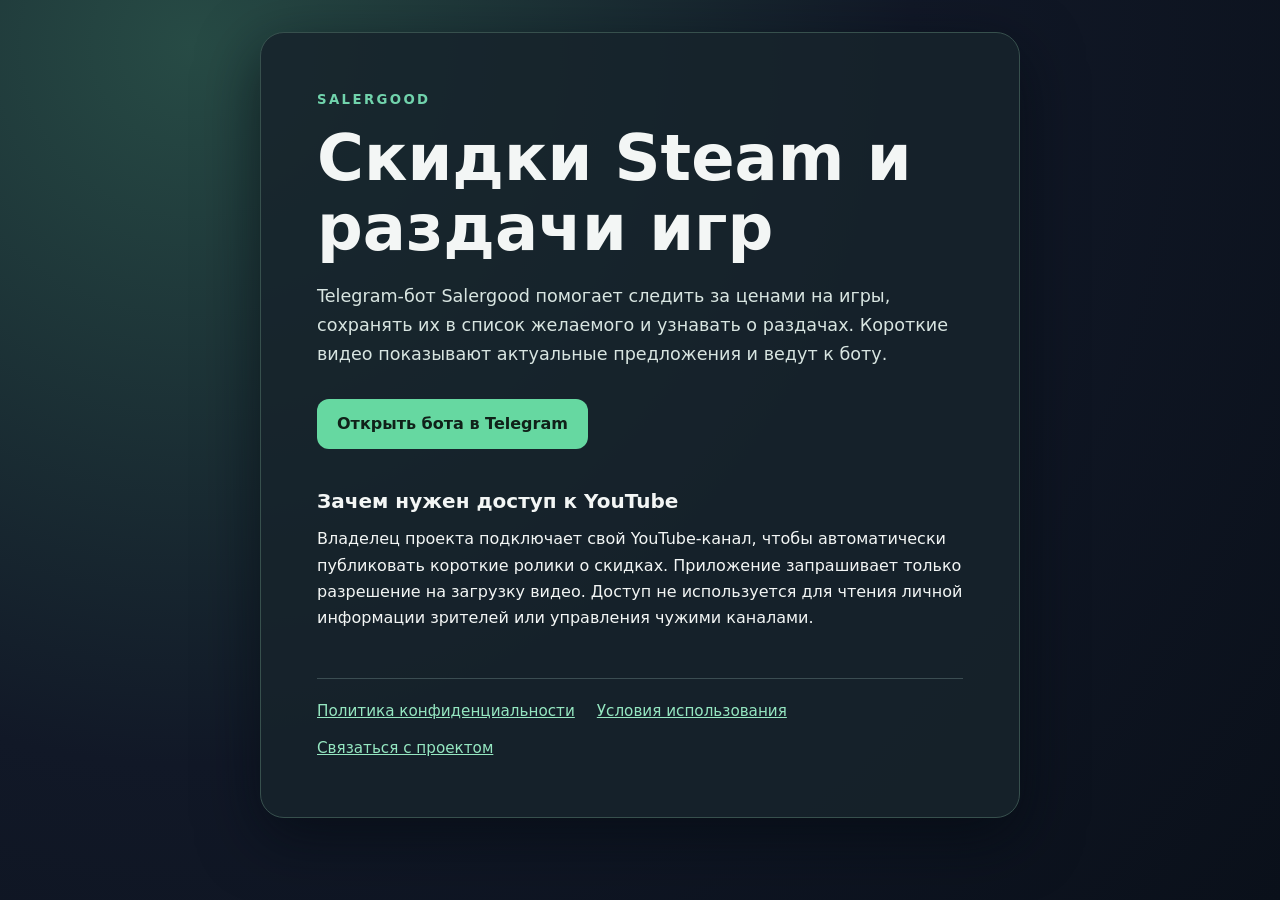
<file: index.html>
<!doctype html>
<html lang="ru">
<head>
  <meta charset="utf-8">
  <meta name="viewport" content="width=device-width, initial-scale=1">
  <meta name="description" content="Salergood — Telegram-бот для отслеживания скидок Steam и раздач игр.">
  <title>Salergood — скидки Steam и игры</title>
  <link rel="stylesheet" href="/style.css">
</head>
<body>
  <main class="card">
    <p class="eyebrow">SALERGOOD</p>
    <h1>Скидки Steam и раздачи игр</h1>
    <p class="lead">Telegram-бот Salergood помогает следить за ценами на игры, сохранять их в список желаемого и узнавать о раздачах. Короткие видео показывают актуальные предложения и ведут к боту.</p>
    <a class="button" href="https://t.me/salergood_bot">Открыть бота в Telegram</a>
    <section>
      <h2>Зачем нужен доступ к YouTube</h2>
      <p>Владелец проекта подключает свой YouTube-канал, чтобы автоматически публиковать короткие ролики о скидках. Приложение запрашивает только разрешение на загрузку видео. Доступ не используется для чтения личной информации зрителей или управления чужими каналами.</p>
    </section>
    <footer>
      <a href="/privacy.html">Политика конфиденциальности</a>
      <a href="/terms.html">Условия использования</a>
      <a href="https://github.com/twoodsone-ship-it/twoodsone-ship-it.github.io/issues">Связаться с проектом</a>
    </footer>
  </main>
</body>
</html>
</file>
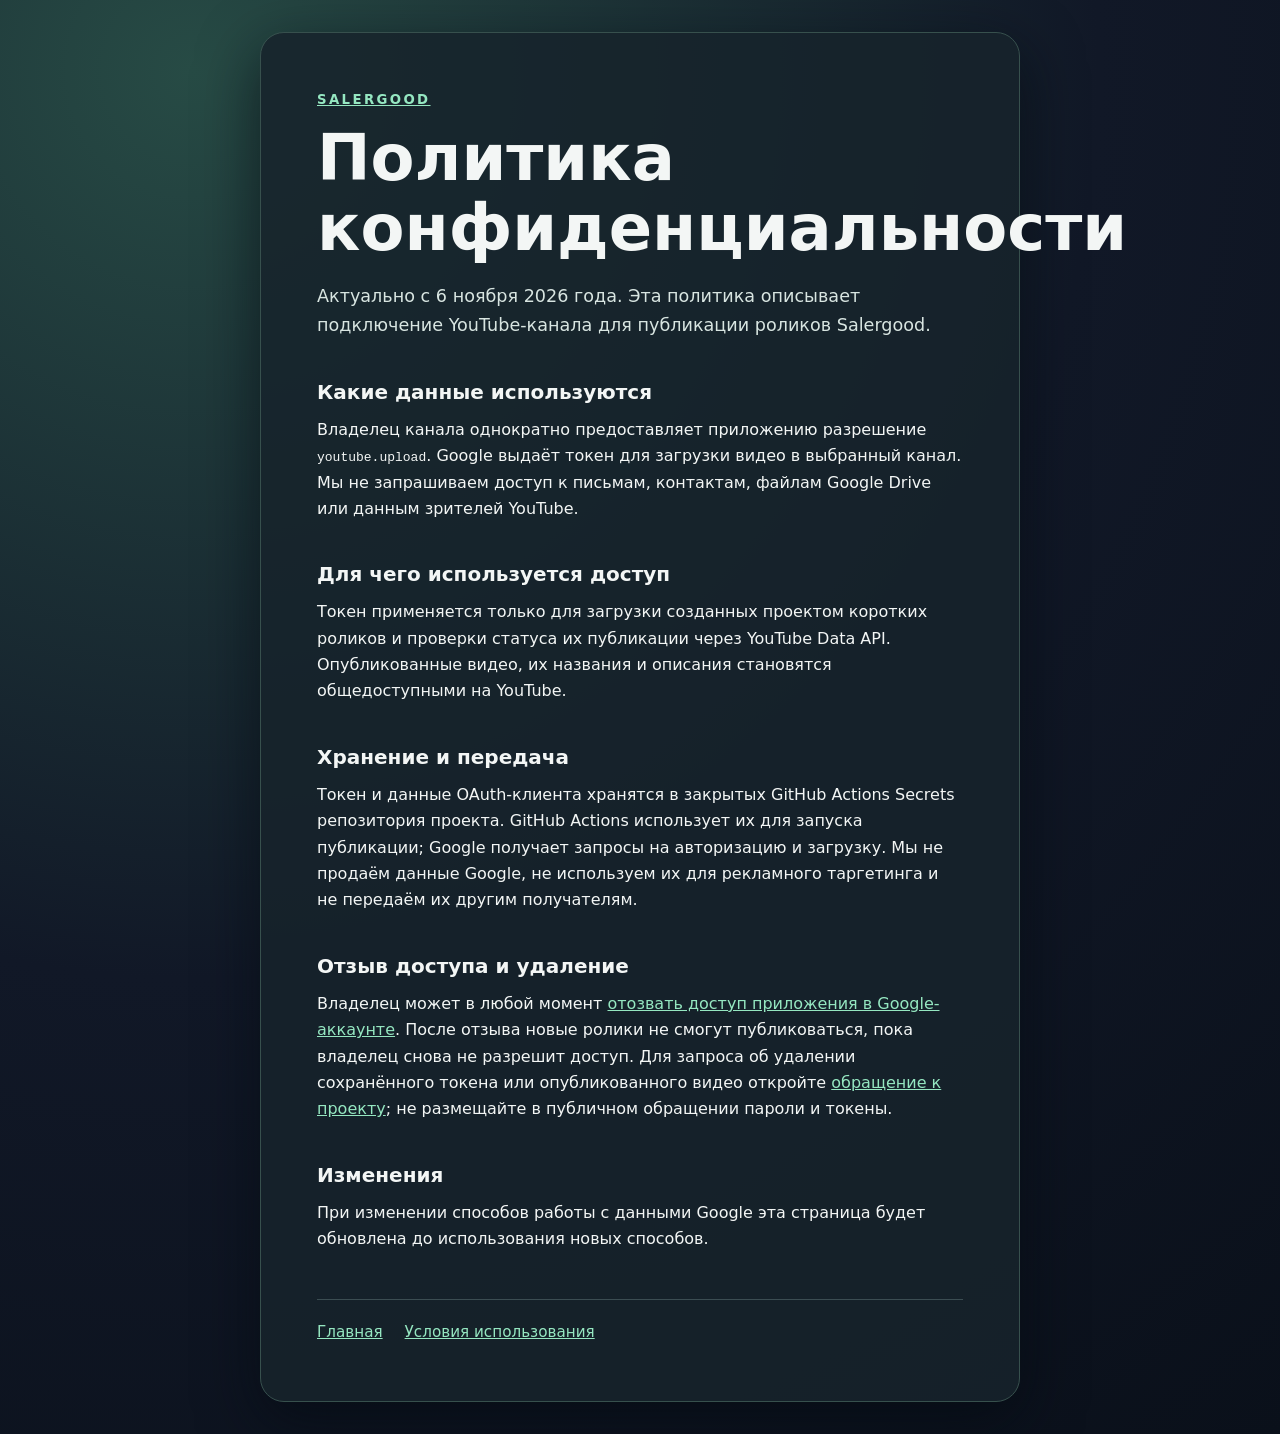
<file: privacy.html>
<!doctype html>
<html lang="ru">
<head>
  <meta charset="utf-8">
  <meta name="viewport" content="width=device-width, initial-scale=1">
  <title>Политика конфиденциальности — Salergood</title>
  <link rel="stylesheet" href="/style.css">
</head>
<body>
  <main class="card">
    <p class="eyebrow"><a href="/">SALERGOOD</a></p>
    <h1>Политика конфиденциальности</h1>
    <p class="lead">Актуально с 6 ноября 2026 года. Эта политика описывает подключение YouTube-канала для публикации роликов Salergood.</p>
    <section>
      <h2>Какие данные используются</h2>
      <p>Владелец канала однократно предоставляет приложению разрешение <code>youtube.upload</code>. Google выдаёт токен для загрузки видео в выбранный канал. Мы не запрашиваем доступ к письмам, контактам, файлам Google Drive или данным зрителей YouTube.</p>
    </section>
    <section>
      <h2>Для чего используется доступ</h2>
      <p>Токен применяется только для загрузки созданных проектом коротких роликов и проверки статуса их публикации через YouTube Data API. Опубликованные видео, их названия и описания становятся общедоступными на YouTube.</p>
    </section>
    <section>
      <h2>Хранение и передача</h2>
      <p>Токен и данные OAuth-клиента хранятся в закрытых GitHub Actions Secrets репозитория проекта. GitHub Actions использует их для запуска публикации; Google получает запросы на авторизацию и загрузку. Мы не продаём данные Google, не используем их для рекламного таргетинга и не передаём их другим получателям.</p>
    </section>
    <section>
      <h2>Отзыв доступа и удаление</h2>
      <p>Владелец может в любой момент <a href="https://myaccount.google.com/connections">отозвать доступ приложения в Google-аккаунте</a>. После отзыва новые ролики не смогут публиковаться, пока владелец снова не разрешит доступ. Для запроса об удалении сохранённого токена или опубликованного видео откройте <a href="https://github.com/twoodsone-ship-it/twoodsone-ship-it.github.io/issues/new">обращение к проекту</a>; не размещайте в публичном обращении пароли и токены.</p>
    </section>
    <section>
      <h2>Изменения</h2>
      <p>При изменении способов работы с данными Google эта страница будет обновлена до использования новых способов.</p>
    </section>
    <footer>
      <a href="/">Главная</a>
      <a href="/terms.html">Условия использования</a>
    </footer>
  </main>
</body>
</html>
</file>
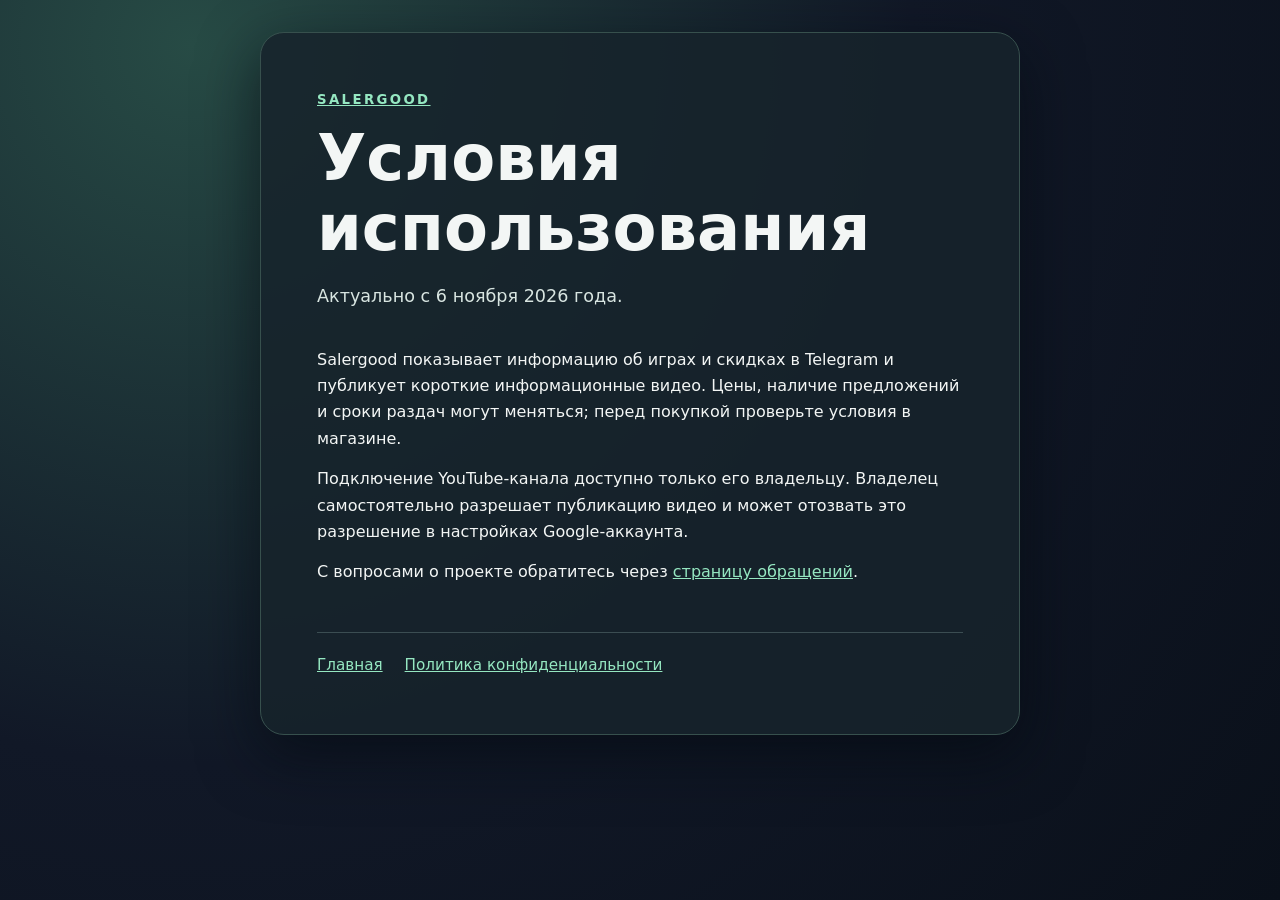
<file: terms.html>
<!doctype html>
<html lang="ru">
<head>
  <meta charset="utf-8">
  <meta name="viewport" content="width=device-width, initial-scale=1">
  <title>Условия использования — Salergood</title>
  <link rel="stylesheet" href="/style.css">
</head>
<body>
  <main class="card">
    <p class="eyebrow"><a href="/">SALERGOOD</a></p>
    <h1>Условия использования</h1>
    <p class="lead">Актуально с 6 ноября 2026 года.</p>
    <section>
      <p>Salergood показывает информацию об играх и скидках в Telegram и публикует короткие информационные видео. Цены, наличие предложений и сроки раздач могут меняться; перед покупкой проверьте условия в магазине.</p>
      <p>Подключение YouTube-канала доступно только его владельцу. Владелец самостоятельно разрешает публикацию видео и может отозвать это разрешение в настройках Google-аккаунта.</p>
      <p>С вопросами о проекте обратитесь через <a href="https://github.com/twoodsone-ship-it/twoodsone-ship-it.github.io/issues/new">страницу обращений</a>.</p>
    </section>
    <footer>
      <a href="/">Главная</a>
      <a href="/privacy.html">Политика конфиденциальности</a>
    </footer>
  </main>
</body>
</html>
</file>
<file: style.css>
:root { color-scheme: dark; font-family: system-ui, -apple-system, "Segoe UI", sans-serif; }
* { box-sizing: border-box; }
body { margin: 0; min-height: 100vh; padding: 32px 16px; background: radial-gradient(circle at 15% 5%, #274b45, #111827 52%, #0a101a); color: #f3f6f5; line-height: 1.65; }
.card { max-width: 760px; margin: 0 auto; padding: clamp(24px, 5vw, 56px); border: 1px solid #37504d; border-radius: 24px; background: #17232bdd; box-shadow: 0 20px 60px #050b12aa; }
.eyebrow { margin: 0 0 12px; color: #71d3ac; font-size: 0.83rem; font-weight: 800; letter-spacing: 0.18em; }
h1 { margin: 0 0 18px; font-size: clamp(2.2rem, 6vw, 4rem); line-height: 1.1; }
h2 { margin: 0 0 8px; font-size: 1.25rem; }
.lead { font-size: 1.1rem; color: #d8e5e1; }
section { margin-top: 36px; }
p { margin: 0 0 14px; }
a { color: #95e7c1; }
.button { display: inline-block; margin-top: 16px; padding: 12px 20px; border-radius: 12px; background: #66d8a1; color: #102119; font-weight: 800; text-decoration: none; }
.button:hover { background: #a0f1c6; }
footer { display: flex; flex-wrap: wrap; gap: 12px 22px; margin-top: 46px; padding-top: 20px; border-top: 1px solid #3b4d52; font-size: 0.95rem; }
code { overflow-wrap: anywhere; }
</file>
